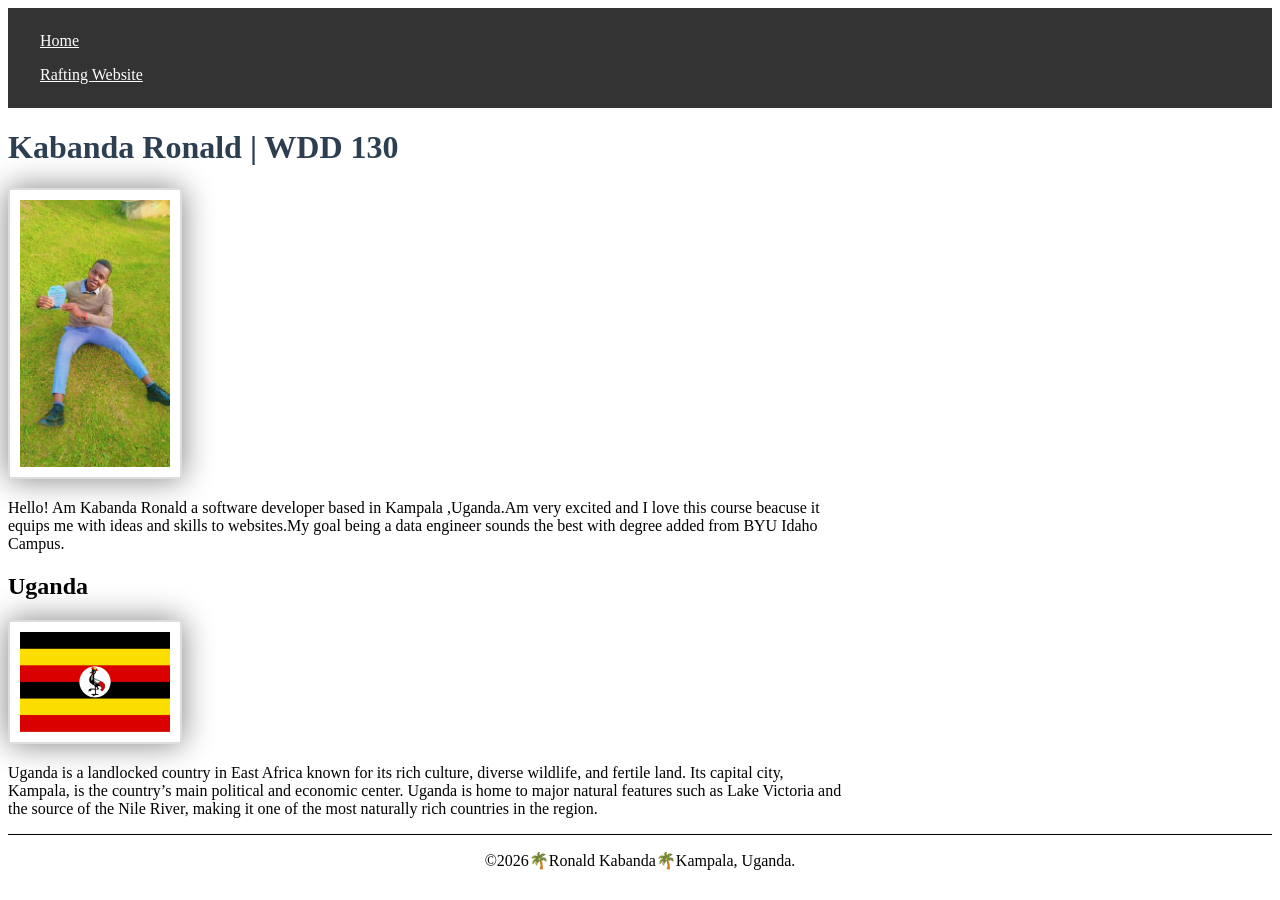
<file: index.html>
<!DOCTYPE html>
<html lang="en">

<head>
    <meta charset="utf-8">
    <meta name="viewport" content="width=device-width,initial-scale=1.0">

    <title>Ronald Kabanda | WDD 130</title>

    <meta name="author" content="Ronald Kabanda">
    <meta name="description"
      content="Ronald Kabanda's WDD 130 course homepage showcasing HTML, CSS, and web development projects completed during the course.">

    <link rel="stylesheet" href="styles/styles.css">
</head>

<body>
    <header>
        <nav>
            <a href="#">Home</a>
            <a href="wwr/">Rafting Website</a>
        </nav>
    </header>
    <main>
        <h1>Kabanda Ronald | WDD 130</h1>
        <img src="images/profile.jpg" alt="Hi, Ronald is my name and am the developer." width="200">
        <p>Hello! Am Kabanda Ronald a software developer based in Kampala ,Uganda.Am very excited
            and I love this course beacuse it equips me with ideas and skills to websites.My goal
            being a data engineer sounds the best with degree added from BYU Idaho Campus.</p>
        <aside>
            <h2>Uganda</h2>
            <img src="images/uganda-flag.png" alt="Uganda, the Pearl of Africa">
            <p>Uganda is a landlocked country in East Africa known for its rich culture, diverse
                wildlife, and fertile land. Its capital city, Kampala, is the country’s main
                political and economic center. Uganda is home to major natural features such as Lake
                Victoria and the source of the Nile River, making it one of the most naturally rich
                countries in the region.</p>
        </aside>
    </main>
    <footer>
        <p>&copy;2026🌴Ronald Kabanda🌴Kampala, Uganda.</p>
    </footer>
</body>

</html>
</file>
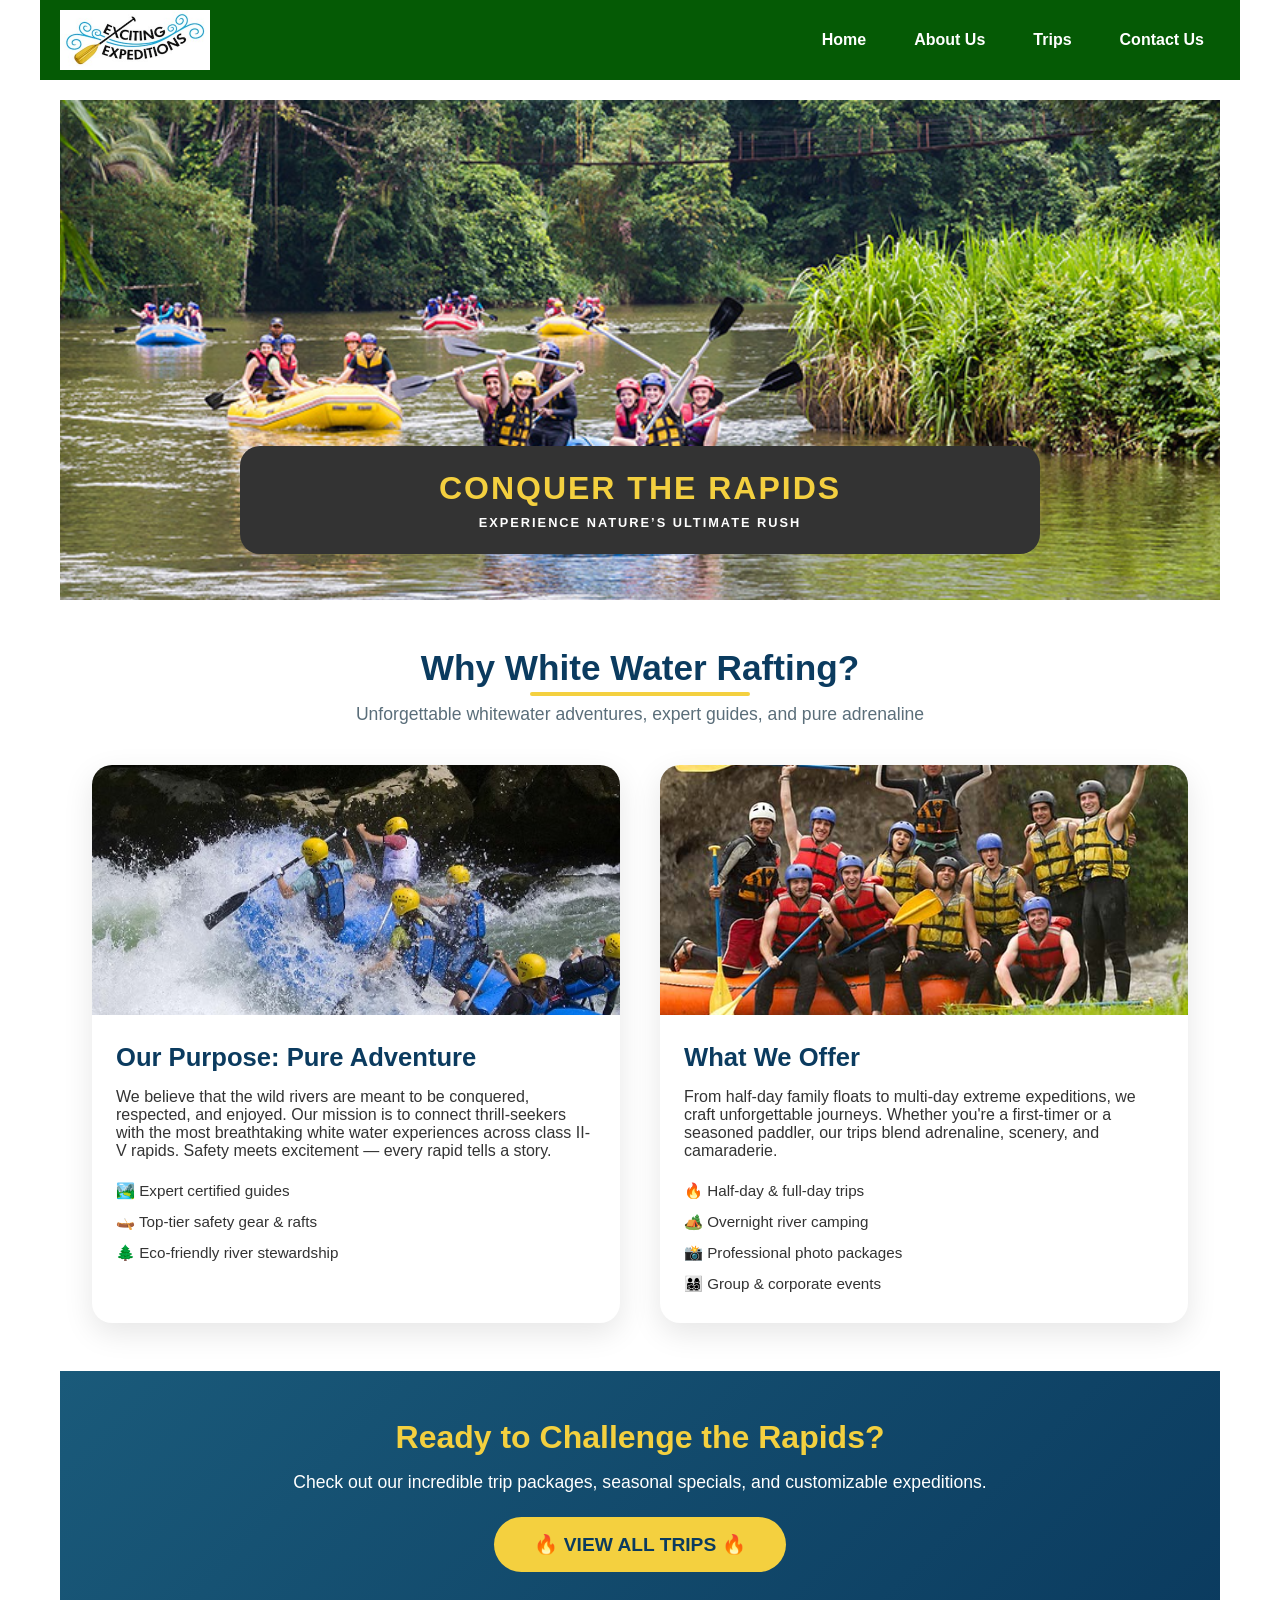
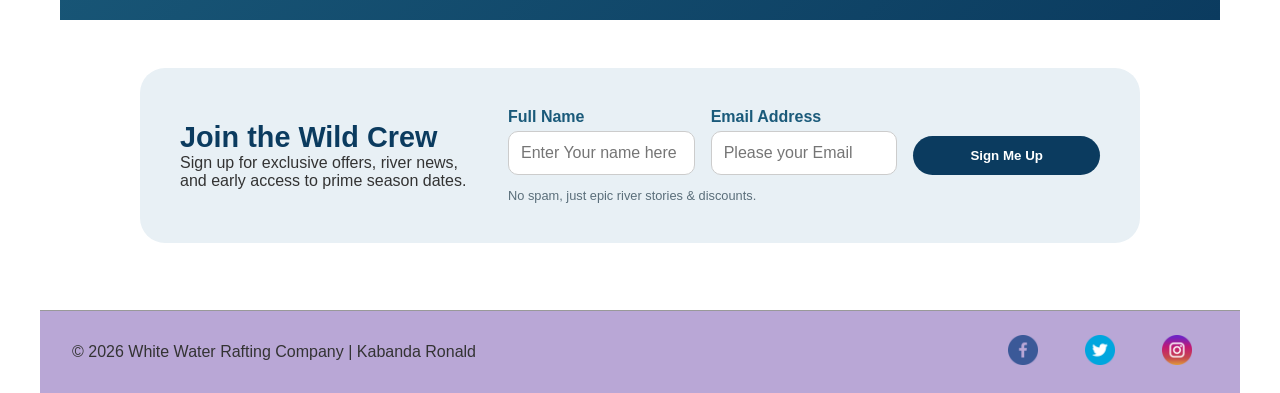
<file: wwr/index.html>
<!DOCTYPE html>
<html lang="en">

<head>
    <meta charset="utf-8">
    <meta name="viewport" content="width=device-width,initial-scale=1.0">

    <title>Home | White Water Rafting Company</title>

    <meta name="author" content="Ronald Kabanda">
    <meta name="description"
      content="Experience thrilling white water rafting adventures. Book your trip, sign up for newsletters, and explore our offerings.">
    <link rel="stylesheet" href="styles/rafting.css">
</head>

<body>
    <!-- ========== HEADER (identical to contact.html) ========== -->
    <header>
        <img src="images/rafting.jpg" alt="White Water Rafting Company Logo">
        <nav>
            <a href="index.html">Home</a>
            <a href="about.html">About Us</a>
            <a href="trips.html">Trips</a>
            <a href="contact.html">Contact Us</a>
        </nav>
    </header>

    <main>
        <!-- ========== HERO SECTION: full-width image + absolute heading ========== -->
        <div class="hero-fullwidth">
            <div class="hero-image-wrapper">
                <img src="images/rafting14_1024.jpg"
                  alt="Rafters tackling thrilling white water rapids" class="hero-img">
                <div class="hero-heading-box">
                    <h1 class="hero-title">Conquer the Rapids<br><span class="hero-sub">Experience
                            Nature’s Ultimate Rush</span></h1>
                </div>
            </div>
        </div>

        <!-- ========== CSS GRID LAYOUT: two images + purpose & offerings ========== -->
        <div class="content-section">
            <div class="section-header">
                <h2>Why White Water Rafting?</h2>
                <p class="section-lead">Unforgettable whitewater adventures, expert guides, and pure
                    adrenaline</p>
            </div>
            <!-- CSS Grid: at least two images and corresponding content -->
            <div class="grid-2col">
                <!-- Card 1: Purpose & Core Offerings -->
                <div class="grid-card">
                    <div class="card-img">
                        <img src="images/rafting6.jpg"
                          alt="Rafting team navigating through powerful waves">
                    </div>
                    <div class="card-text">
                        <h3>Our Purpose: Pure Adventure</h3>
                        <p>We believe that the wild rivers are meant to be conquered, respected, and
                            enjoyed. Our mission is to connect thrill-seekers with the most
                            breathtaking white water experiences across class II-V rapids. Safety
                            meets excitement — every rapid tells a story.</p>
                        <ul class="offer-list">
                            <li>🏞️ Expert certified guides</li>
                            <li>🛶 Top-tier safety gear & rafts</li>
                            <li>🌲 Eco-friendly river stewardship</li>
                        </ul>
                    </div>
                </div>
                <!-- Card 2: Offerings + additional image -->
                <div class="grid-card">
                    <div class="card-img">
                        <img src="images/rafting5.jpg"
                          alt="Group of rafters celebrating after a successful run">
                    </div>
                    <div class="card-text">
                        <h3>What We Offer</h3>
                        <p>From half-day family floats to multi-day extreme expeditions, we craft
                            unforgettable journeys. Whether you're a first-timer or a seasoned
                            paddler, our trips blend adrenaline, scenery, and camaraderie.</p>
                        <ul class="offer-list">
                            <li>🔥 Half-day & full-day trips</li>
                            <li>🏕️ Overnight river camping</li>
                            <li>📸 Professional photo packages</li>
                            <li>👨‍👩‍👧‍👦 Group & corporate events</li>
                        </ul>
                    </div>
                </div>
            </div>
        </div>

        <!-- ========== CALL TO ACTION (link to trips.html) ========== -->
        <div class="cta-block">
            <div class="cta-content">
                <h2>Ready to Challenge the Rapids?</h2>
                <p>Check out our incredible trip packages, seasonal specials, and customizable
                    expeditions.</p>
                <a href="trips.html" class="cta-button">🔥 VIEW ALL TRIPS 🔥</a>
            </div>
        </div>

        <!-- ========== NEWSLETTER SIGNUP FORM (name + email) ========== -->
        <div class="newsletter-section">
            <div class="newsletter-inner">
                <div class="newsletter-text">
                    <h3>Join the Wild Crew</h3>
                    <p>Sign up for exclusive offers, river news, and early access to prime season
                        dates.</p>
                </div>
                <form action="#" method="post" class="newsletter-form">
                    <div class="form-row-news">
                        <div class="form-group-news">
                            <label for="news-name">Full Name</label>
                            <input type="text" id="news-name" name="name"
                              placeholder="Enter Your name here" required>
                        </div>
                        <div class="form-group-news">
                            <label for="news-email">Email Address</label>
                            <input type="email" id="news-email" name="email"
                              placeholder="Please your Email" required>
                        </div>
                        <div class="form-group-news form-button-news">
                            <button type="submit" class="signup-btn">Sign Me Up</button>
                        </div>
                    </div>
                    <p class="form-note">No spam, just epic river stories & discounts.</p>
                </form>
            </div>
        </div>
    </main>

    <!-- ========== FOOTER (identical to contact.html: copyright + social media images) ========== -->
    <footer>
        <p>© 2026 White Water Rafting Company | Kabanda Ronald</p>
        <nav class="socialmedia">
            <a href="https://facebook.com">
                <img src="images/facebook.png" alt="Facebook Icon">
            </a>
            <a href="https://twitter.com">
                <img src="images/twitter.png" alt="Twitter Icon">
            </a>
            <a href="https://instagram.com">
                <img src="images/instagram.png" alt="Instagram Icon">
            </a>
        </nav>
    </footer>
</body>

</html>
</file>
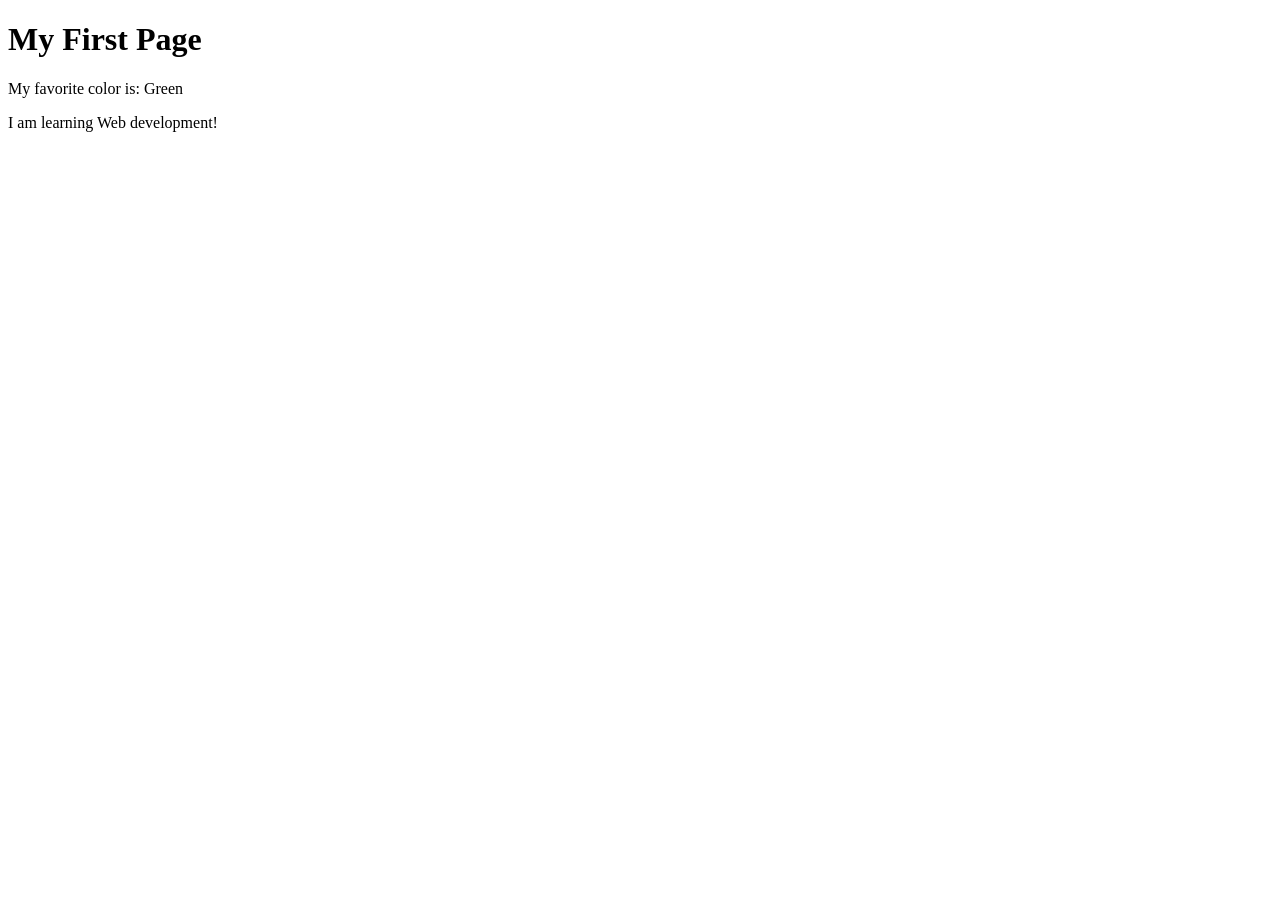
<file: week01/first-page.html>
<!DOCTYPE html>
<html lang="en">

<head>
    <meta charset="UTF-8">
    <meta name="viewport" content="width=device-width, initial-scale=1.0">
    <title>My First Page</title>
</head>

<body>
    <h1>My First Page</h1>
    <p>My favorite color is: Green </p>
    <p>I am learning Web development! </p>
</body>

</html>
</file>
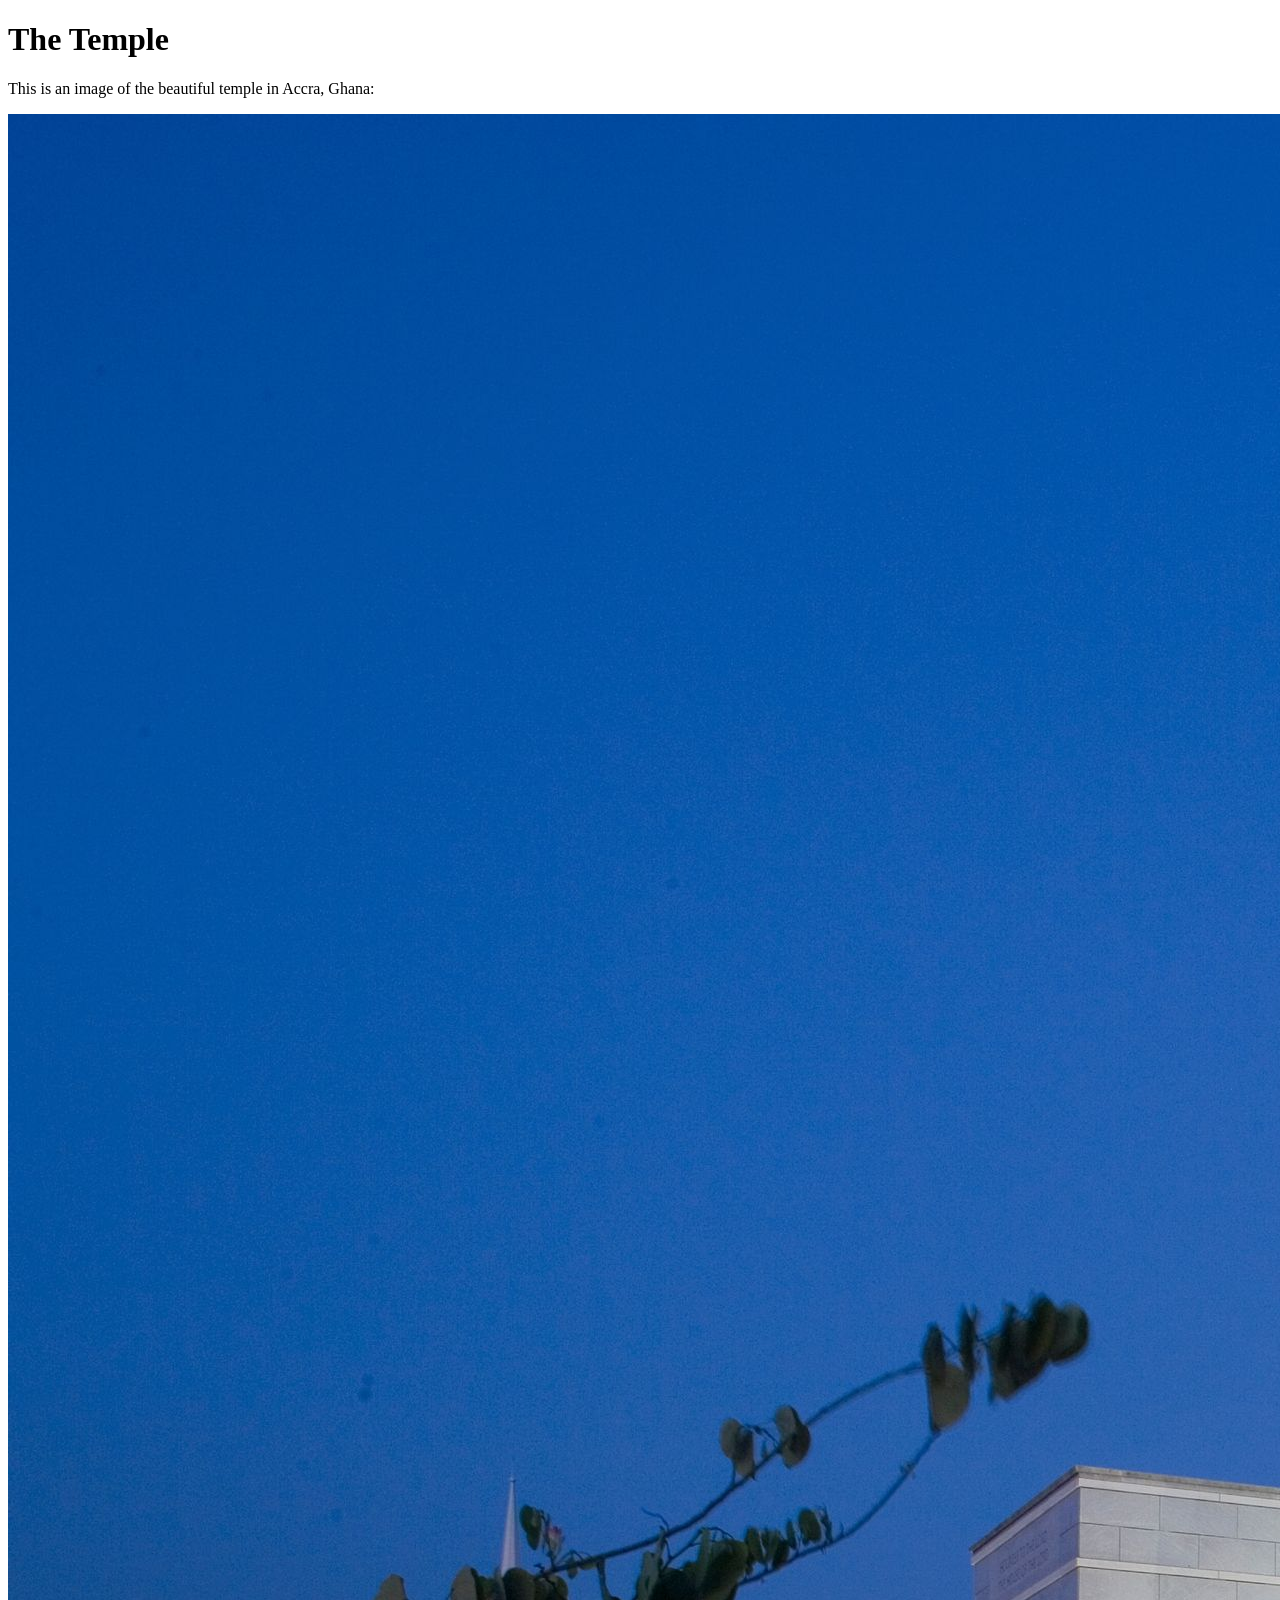
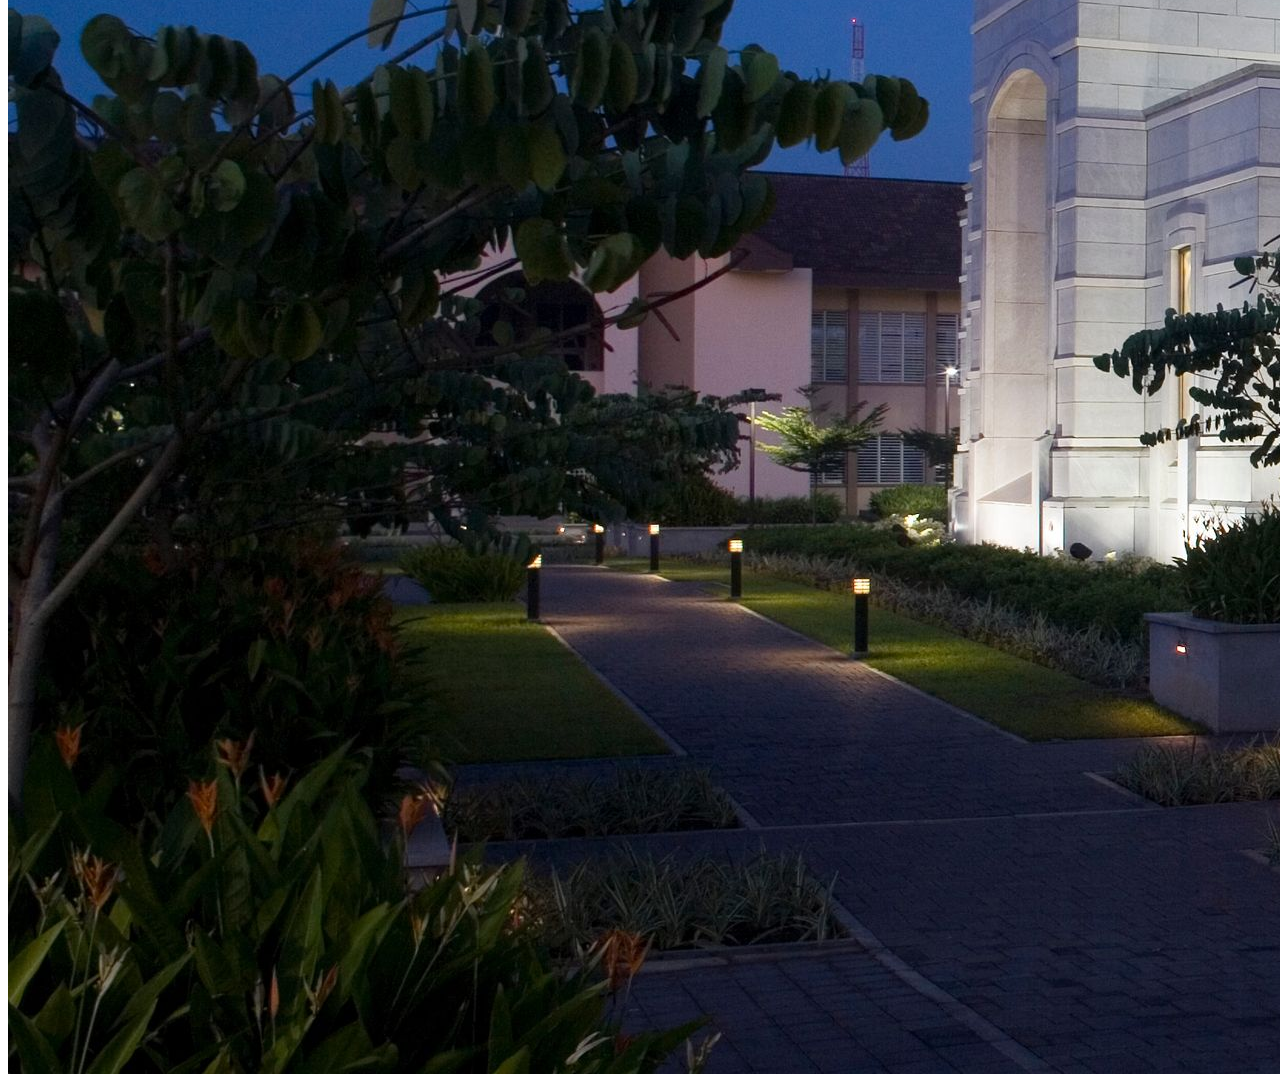
<file: week01/images.html>
<!DOCTYPE html>
<html lang="en">

<head>
    <meta charset="UTF-8">
    <meta name="viewport" content="width=device-width, initial-scale=1.0">
    <title>Temple Image</title>
</head>

<body>
    <h1>The Temple</h1>
    <p>This is an image of the beautiful temple in Accra, Ghana:</p>
    <img src="images/temple-large.jpeg" alt="The Accra Ghana Temple">

</body>

</html>
</file>
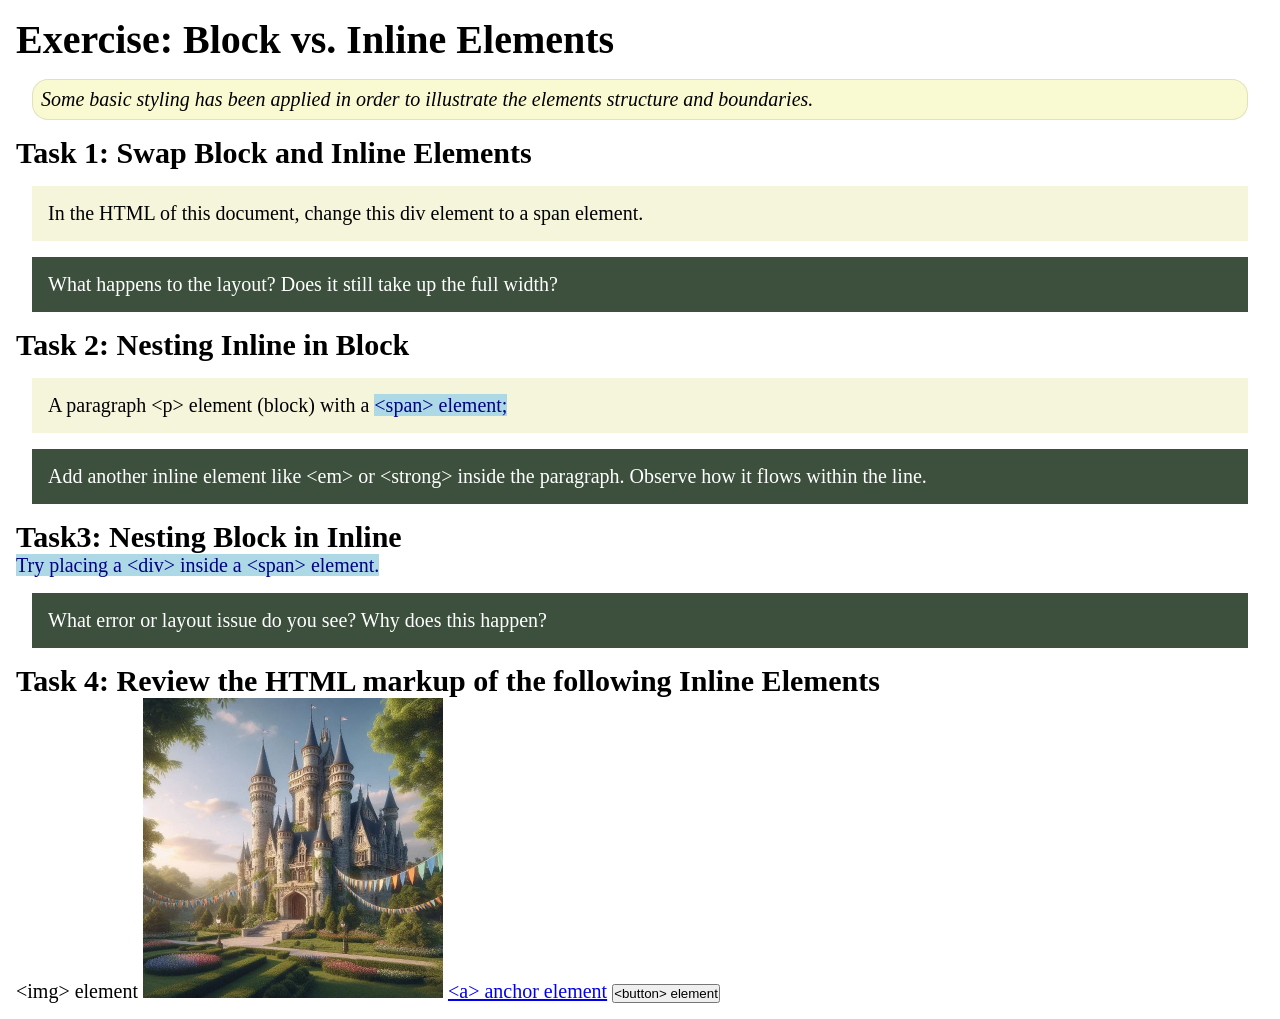
<file: week02/block-vs-inline.html>
<!DOCTYPE html>
<html lang="en">

<head>
    <meta charset="UTF-8">
    <meta name="viewport" content="width=device-width, initial-scale=1.0">
    <title>Exercise: Block vs. Inline Elements</title>
    <link rel="stylesheet" href="styles/block-vs-inline.css">
</head>

<body>
    <main>
        <h1>Exercise: Block vs. Inline Elements</h1>
        <p class="note">Some basic styling has been applied in order to illustrate the elements structure and
            boundaries.</p>

        <h2>Task 1: Swap Block and Inline Elements</h2>
        <div>In the HTML of this document, change this div element to a span element.</div>

        <p class="question">What happens to the layout? Does it still take up the full width?</p>

        <h2>Task 2: Nesting Inline in Block</h2>
        <p>A paragraph &lt;p&gt; element (block) with a <span>&lt;span&gt; element;</span></p>
        <p class="question">Add another inline element like &lt;em&gt; or &lt;strong&gt; inside the paragraph. Observe
            how it flows within the line.</p>

        <h2>Task3: Nesting Block in Inline</h2>
        <span>Try placing a &lt;div&gt; inside a &lt;span&gt; element.</span>
            <p class="question">What error or layout issue do you see? Why does this happen?</p>


            <h2>Task 4: Review the HTML markup of the following Inline Elements</h2>
        &lt;img&gt; element
        <img src="images/castle.webp" alt="placeholder image (images are inline)" width="300" height="300">
        <a href="https://churchofjesuschrist.org">&lt;a&gt; anchor element</a>
        <button type="button">&lt;button&gt; element</button>
    </main>
</body>

</html>
</file>
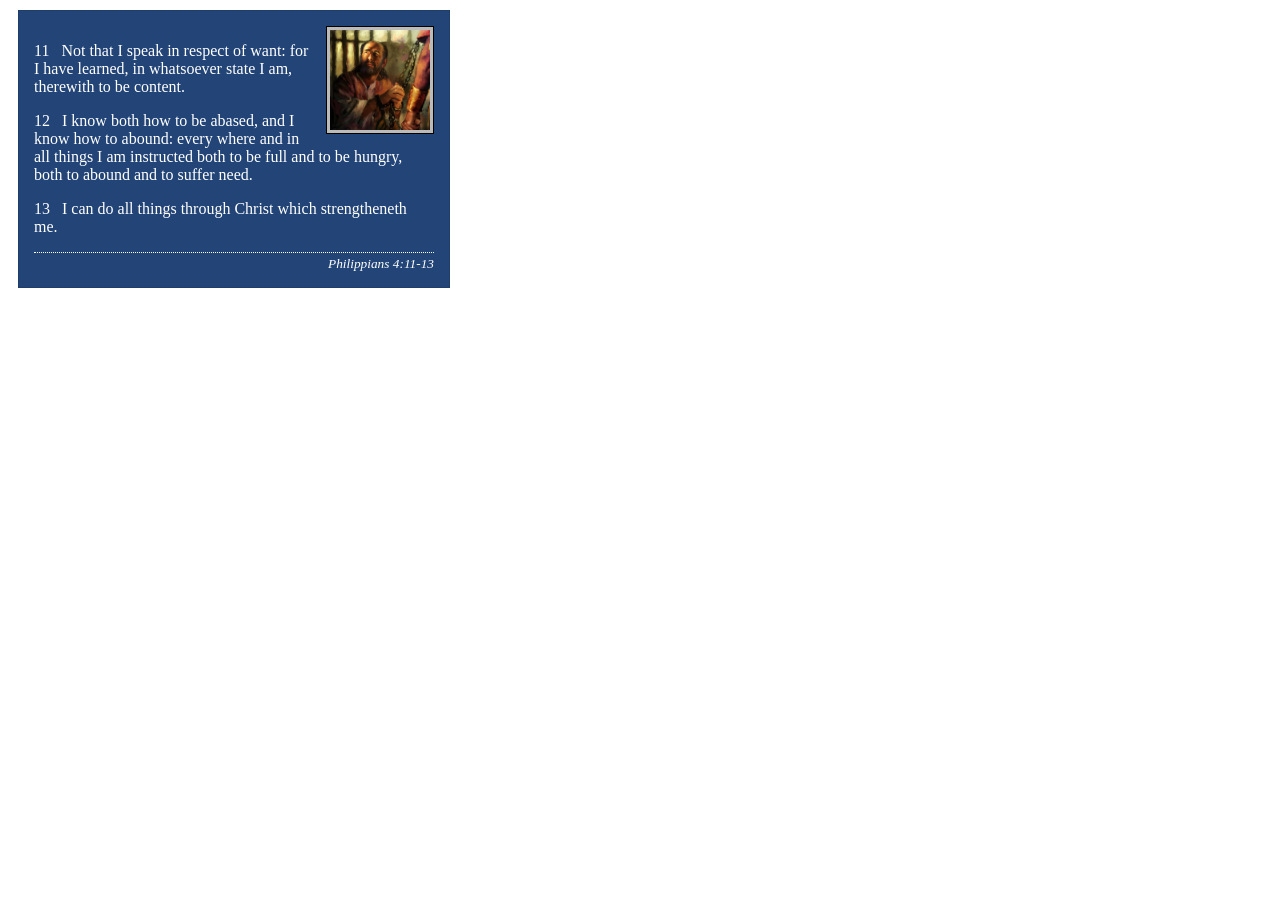
<file: week02/box-model-solution.html>
<!DOCTYPE html>
<html lang="en">
<head>
    <meta charset="UTF-8">
    <meta name="viewport" content="width=device-width, initial-scale=1.0">
    <title>Box Model Activity</title>
    <link rel="stylesheet" href="styles/box-model-solution.css">
</head>
<body>
    <main>
        <div class="callout">
            <img src="images/apostle-paul-imprisoned.webp" alt="Paul the Apostle - Imprisoned in Rome" width="200" height="200">
            <blockquote>
                <p>11 &nbsp; Not that I speak in respect of want: for I have learned, in whatsoever state I am, therewith to be content.</p>
                <p>12 &nbsp; I know both how to be abased, and I know how to abound: every where and in all things I am instructed both to be full and to be hungry, both to abound and to suffer need.</p>
                <p>13 &nbsp; I can do all things through Christ which strengtheneth me.</p>
            </blockquote>
            <cite>Philippians 4:11-13</cite>
        </div>
    </main>
</body>
</html>
</file>
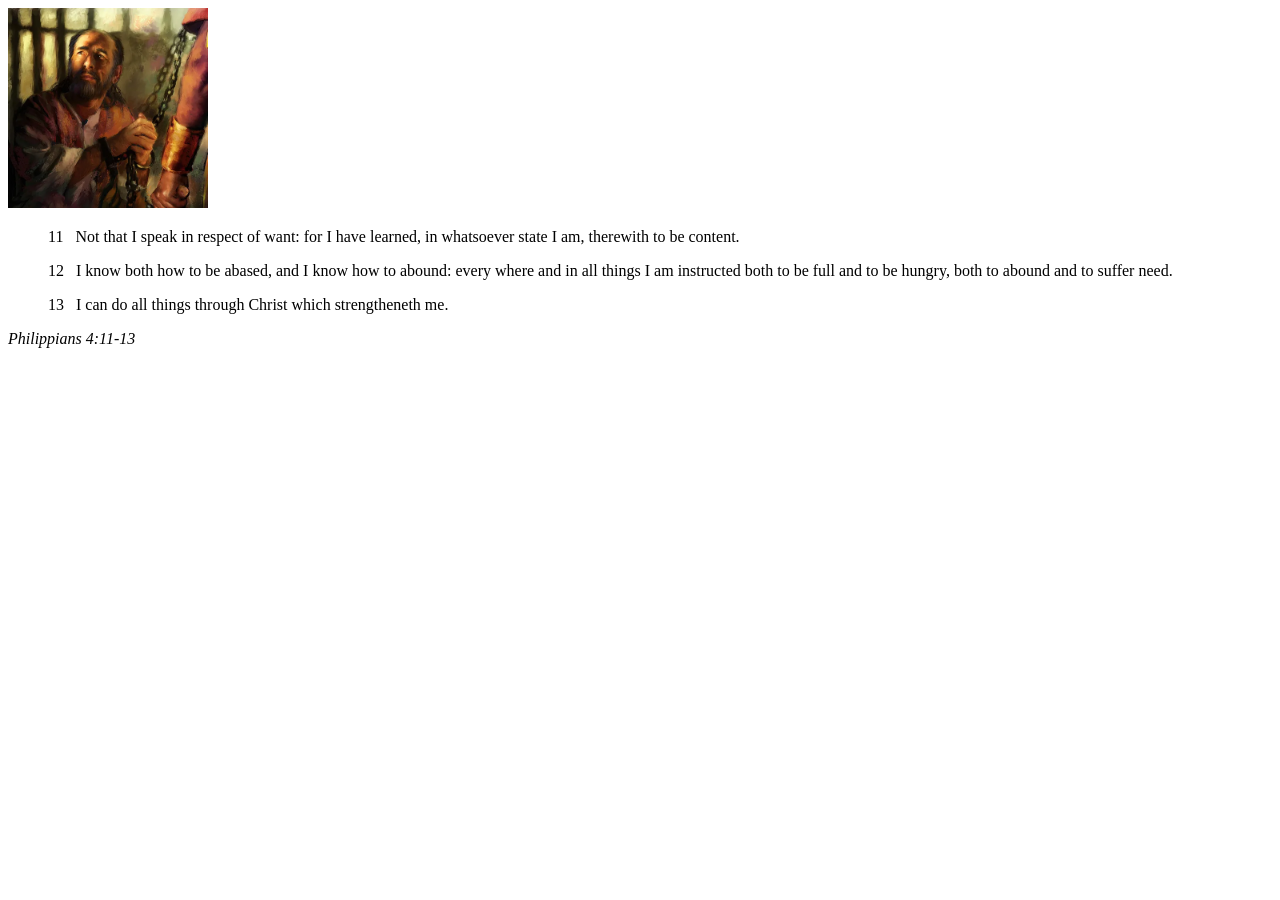
<file: week02/box-model.html>
<!DOCTYPE html>
<html lang="en">
<head>
    <meta charset="UTF-8">
    <meta name="viewport" content="width=device-width, initial-scale=1.0">
    <title>Box Model Activity</title>
</head>
<body>
    <main>
        <div class="callout">
            <img src="images/apostle-paul-imprisoned.webp" alt="Paul the Apostle - Imprisoned in Rome" width="200" height="200">
            <blockquote>
                <p>11 &nbsp; Not that I speak in respect of want: for I have learned, in whatsoever state I am, therewith to be content.</p>
                <p>12 &nbsp; I know both how to be abased, and I know how to abound: every where and in all things I am instructed both to be full and to be hungry, both to abound and to suffer need.</p>
                <p>13 &nbsp; I can do all things through Christ which strengtheneth me.</p>
            </blockquote>
            <cite>Philippians 4:11-13</cite>
        </div>
    </main>
</body>
</html>
</file>
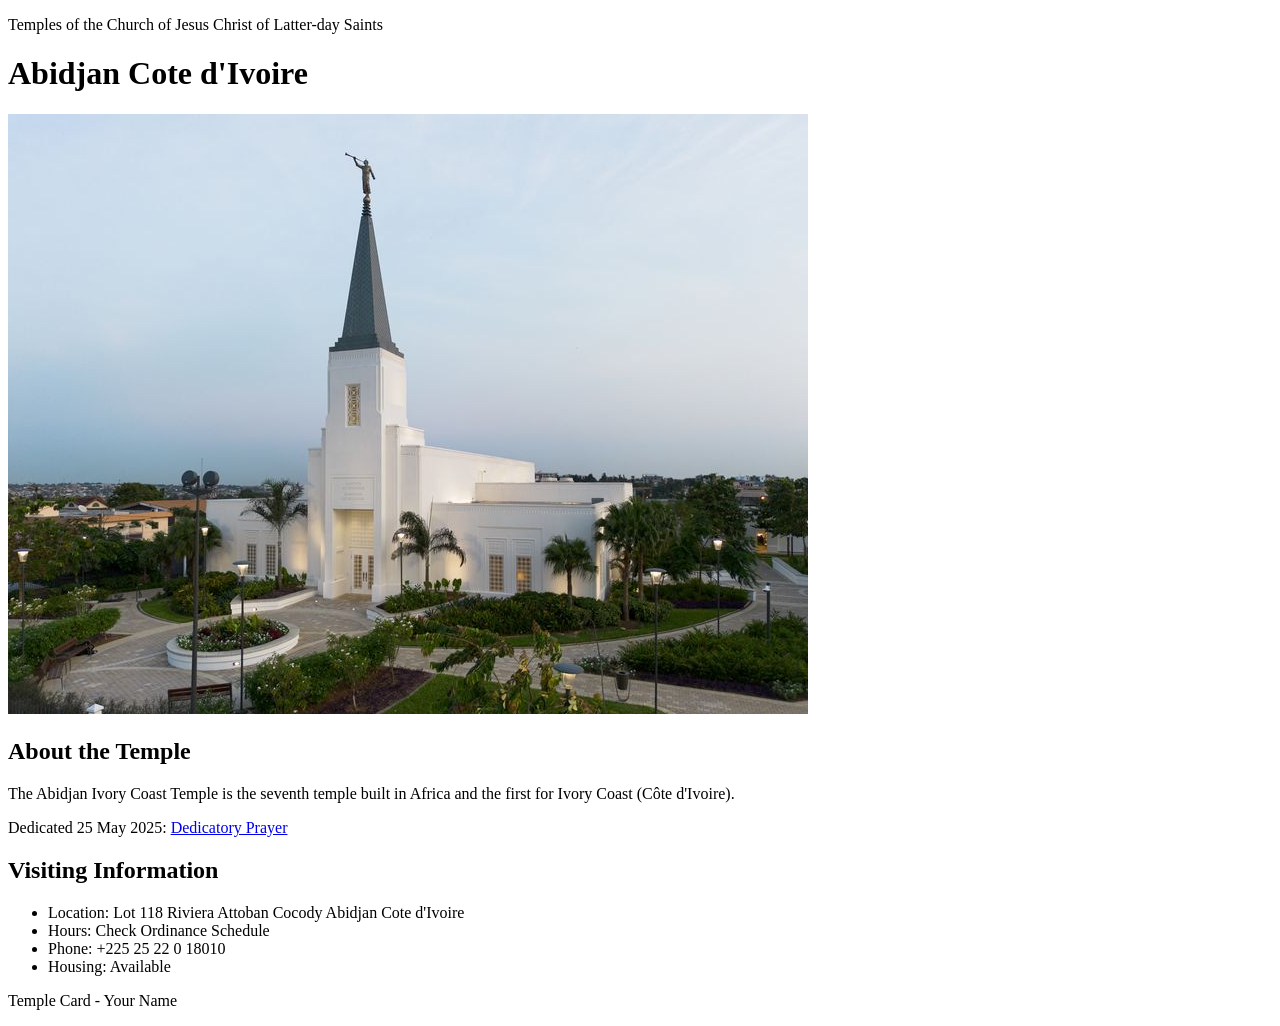
<file: week02/temple.html>
<!DOCTYPE html>
<html lang="en">

<head>
    <meta charset="UTF-8">
    <meta name="viewport" content="width=device-width, initial-scale=1.0">
    <title>Temple Card - Abidjan Cote d'Ivoire</title>
</head>

<body>
    <header>
        <p>Temples of the Church of Jesus Christ of Latter-day Saints</p>
    </header>
    <main>
        <h1>Abidjan Cote d'Ivoire</h1>
        <picture>
            <img src="images/abidjan-ivory-coast.jpeg" alt="Abidjan Cote d'Ivoire Temple">
        </picture>
        <section>
            <h2>About the Temple</h2>
            <p>The Abidjan Ivory Coast Temple is the seventh temple built in Africa and the first for Ivory Coast (Côte
                d'Ivoire).</p>
            <p>Dedicated 25 May 2025: <a
                    href="https://www.churchofjesuschrist.org/temples/dedicatory-prayer/abidjan-ivory-coast-temple/2025-05-25?lang=eng"
                    target="_blank" rel="noopener noreferrer">Dedicatory Prayer</a></p>
        </section>
        <section>
            <h2>Visiting Information</h2>
            <ul>
                <li>Location: Lot 118 Riviera Attoban Cocody Abidjan Cote d'Ivoire</li>
                <li>Hours: Check Ordinance Schedule</li>
                <li>Phone: +225 25 22 0 18010</li>
                <li>Housing: Available</li>
            </ul>
        </section>
    </main>
    <footer>
        <p>Temple Card - Your Name</p>
    </footer>
</body>

</html>
</file>
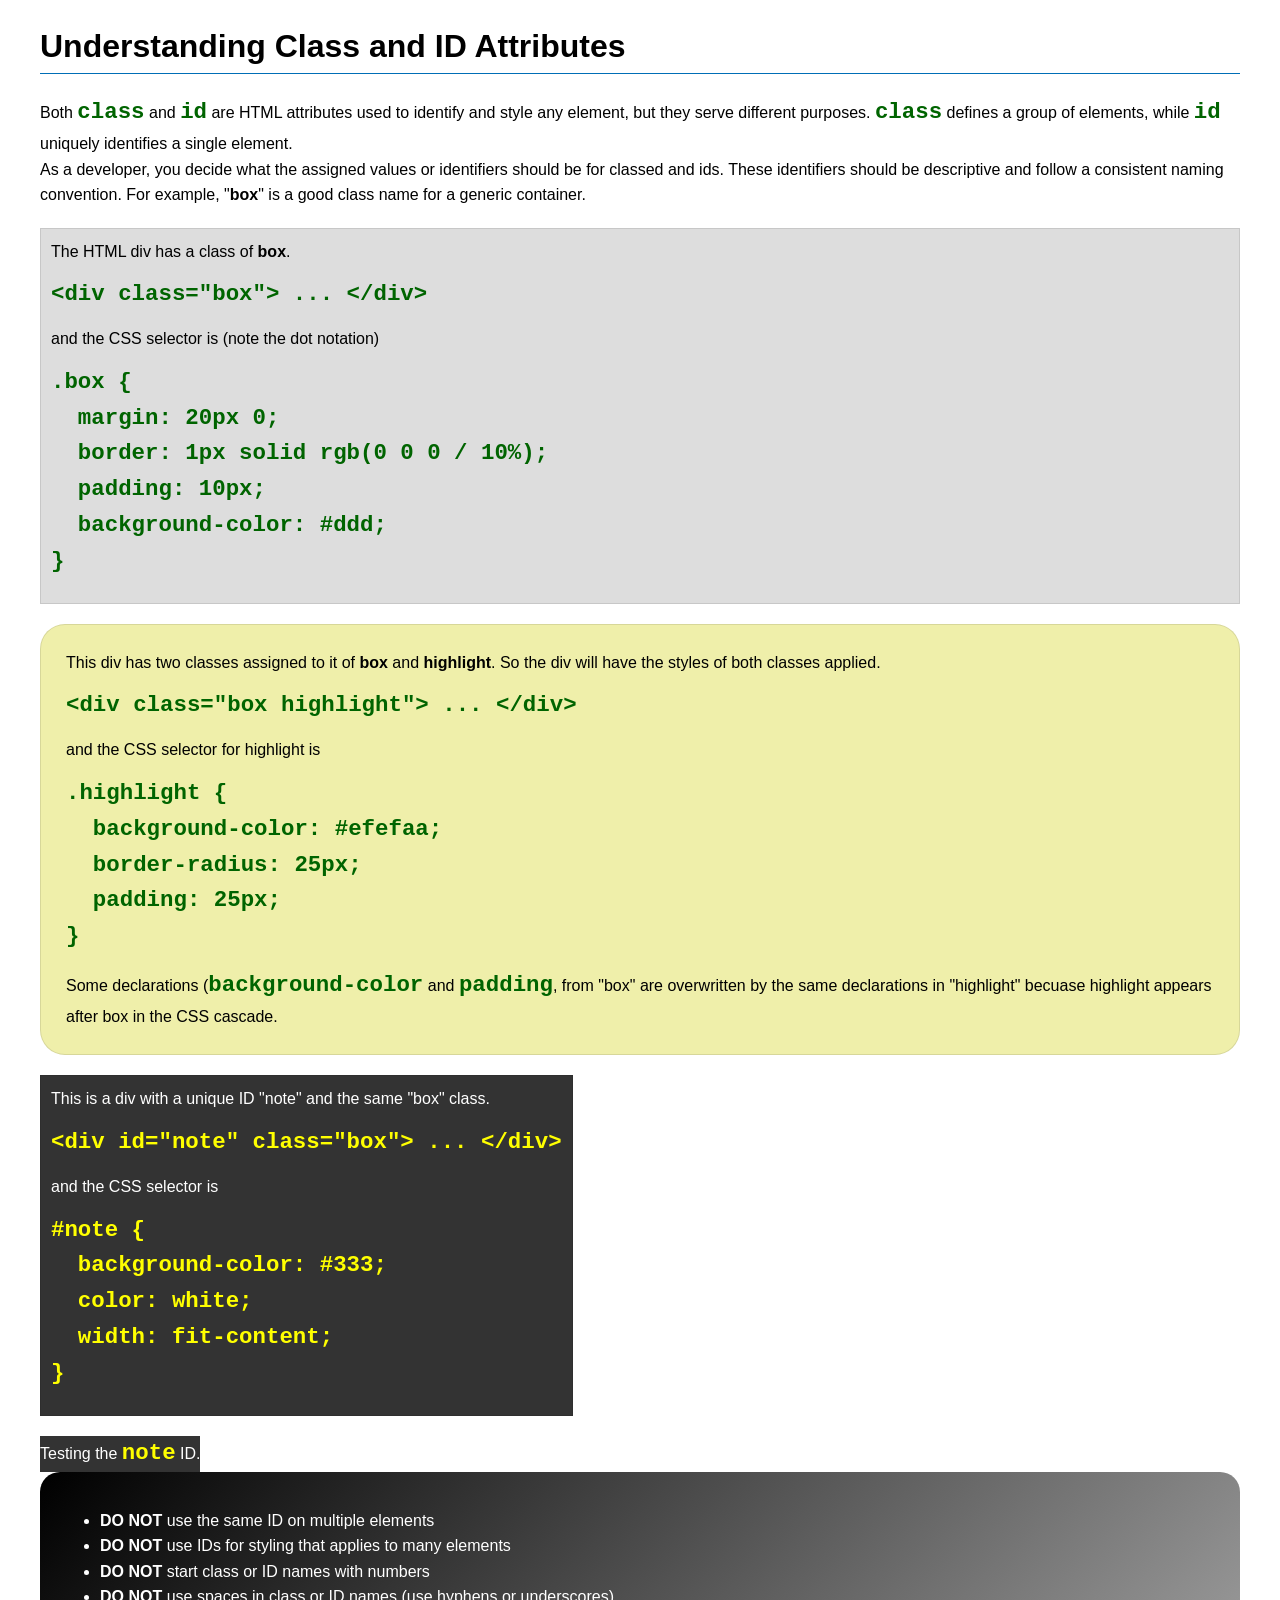
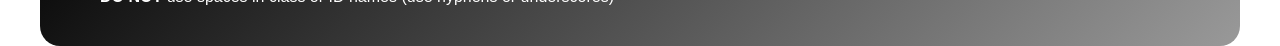
<file: week03/class-and-id.html>
<!DOCTYPE html>
<html lang="en">

<head>
    <meta charset="UTF-8">
    <meta name="viewport" content="width=device-width, initial-scale=1.0">
    <title>Class vs ID Attributes</title>
    <link rel="stylesheet" href="styles/class-and-id.css">
</head>

<body>
    <h1>Understanding Class and ID Attributes</h1>
    <p>Both <code>class</code> and <code>id</code> are HTML attributes used to identify and style any element, but they
        serve different purposes. <code>class</code> defines a group of elements, while <code>id</code> uniquely
        identifies a single element.</p>
    <p>As a developer, you decide what the assigned values or identifiers should be for classed and ids. These
        identifiers should be
        descriptive and follow a consistent naming convention. For example, "<strong>box</strong>" is a good class name
        for a generic container.</p>
    <div class="box">
        <p>The HTML div has a class of <strong>box</strong>.</p>
        <pre><code class="html">&lt;div class="box"&gt; ... &lt;/div&gt;</code></pre>
        and the CSS selector is (note the dot notation)
        <pre><code class="css">.box {
  margin: 20px 0;
  border: 1px solid rgb(0 0 0 / 10%);
  padding: 10px;
  background-color: #ddd; 
}</code></pre>
    </div>

    <div class="box highlight">
        <p>This div has two classes assigned to it of <strong>box</strong> and <strong>highlight</strong>. So the div
            will have the styles of both classes applied.</p>
        <pre><code class="html">&lt;div class="box highlight"&gt; ... &lt;/div&gt;</code></pre>
        and the CSS selector for highlight is
        <pre><code class="css">.highlight {
  background-color: #efefaa;
  border-radius: 25px;
  padding: 25px;
}</code></pre>
<p>Some declarations (<code>background-color</code> and <code>padding</code>, from "box" are overwritten by the same declarations in "highlight" becuase highlight appears after box in the CSS cascade.</p>
    </div>

    <div id="note" class="box">
        <p>This is a div with a unique ID "note" and the same "box" class.</p>
        <pre><code class="html">&lt;div id="note" class="box"&gt; ... &lt;/div&gt;</code></pre>
        and the CSS selector is
        <pre><code class="css">#note {
  background-color: #333;
  color: white;
  width: fit-content;
}</code></pre>
    </div>

    <div id="note">
        <p>Testing the <code>note</code> ID.</p>
    </div>

    <section id="best-practice">
        <ul>
            <li><strong>DO NOT</strong> use the same ID on multiple elements</li>
            <li><strong>DO NOT</strong> use IDs for styling that applies to many elements</li>
            <li><strong>DO NOT</strong> start class or ID names with numbers</li>
            <li><strong>DO NOT</strong> use spaces in class or ID names (use hyphens or underscores)</li>
        </ul>
    </section>




</body>

</html>
</file>
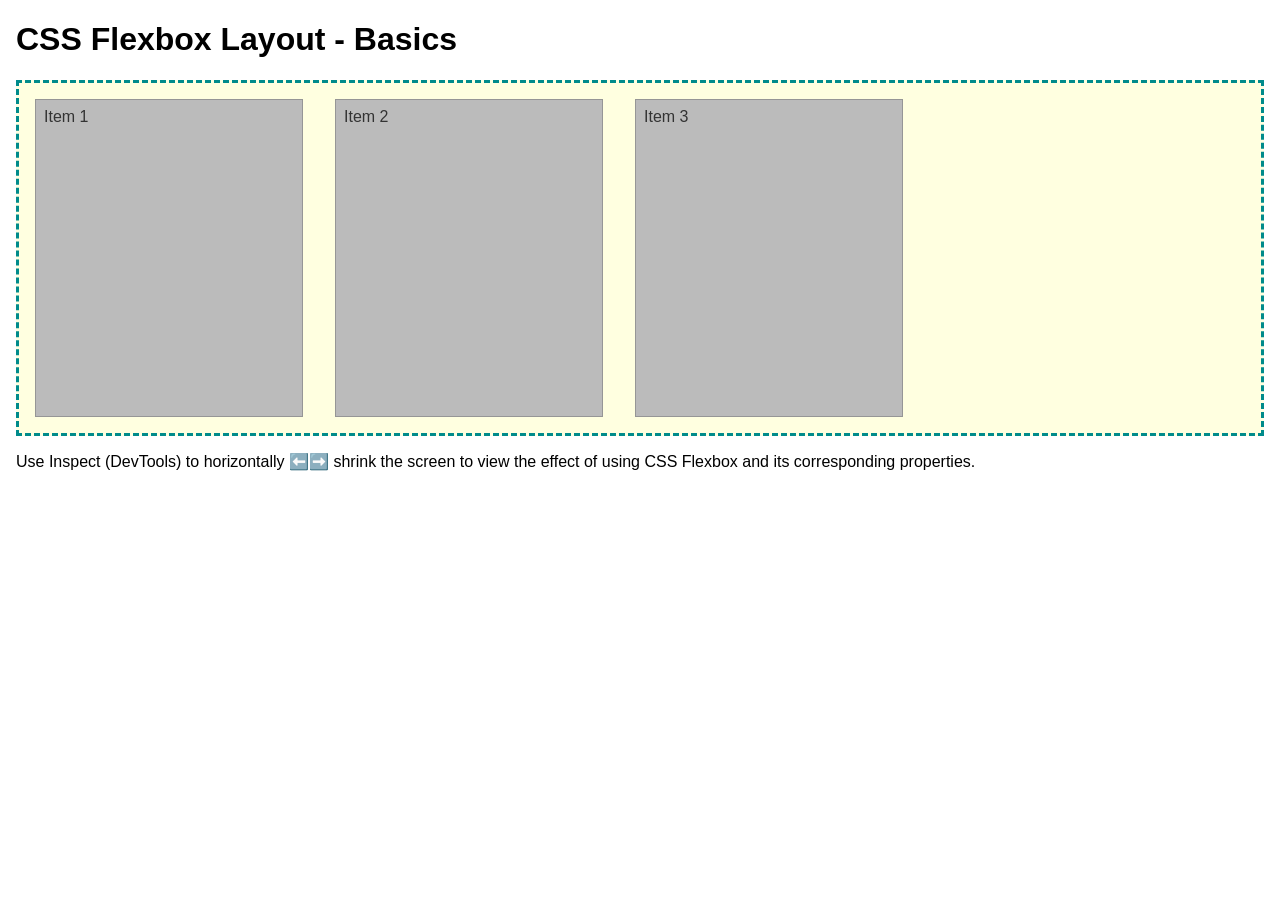
<file: week04/flexbox-layout.html>
<!DOCTYPE html>
<html lang="en">
<head>
    <meta charset="UTF-8">
    <meta name="viewport" content="width=device-width, initial-scale=1.0">
    <title>CSS Flexbox Layout - Basics</title>
    <link rel="stylesheet" href="styles/flexbox.css">
</head>
<body>
    <main>
        <h1>CSS Flexbox Layout - Basics</h1>
        <div class="flex-container">
            <div class="flex-item item1">Item 1</div>
            <div class="flex-item item2">Item 2</div>
            <div class="flex-item item3">Item 3</div>
        </div>
        <p>Use Inspect (DevTools) to horizontally ⬅️➡️ shrink the screen to view the effect of using CSS Flexbox and its corresponding properties.</p>
    </main>
</body>
</html>
</file>
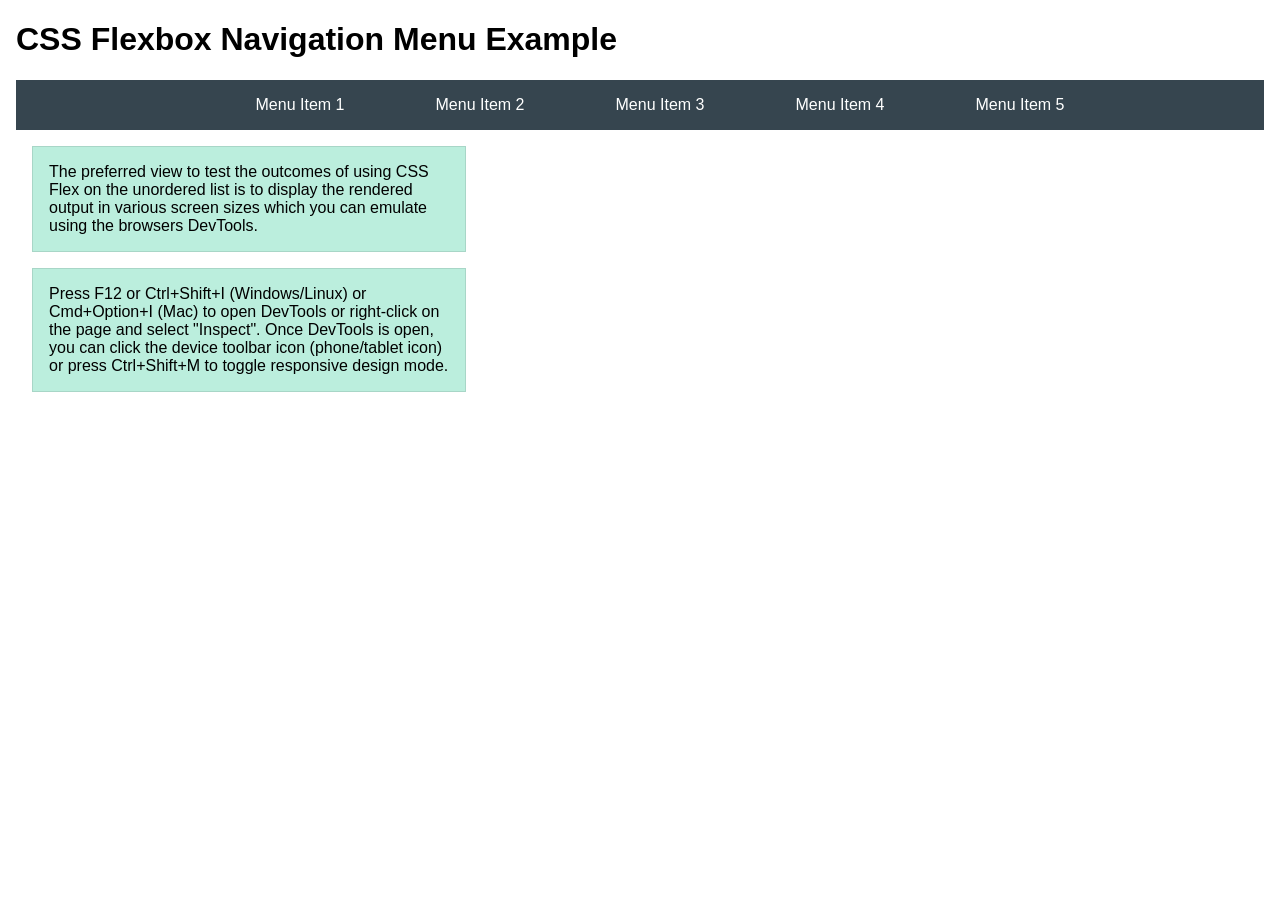
<file: week04/flexbox-menu.html>
<!DOCTYPE html>
<html lang="en">
<head>
    <meta charset="UTF-8">
    <meta name="viewport" content="width=device-width, initial-scale=1.0">
    <title>CSS Flexbox - Navigation Menu</title>
    <link rel="stylesheet" href="styles/flexbox-menu.css">
</head>
<body>
    <main>
        <h1>CSS Flexbox Navigation Menu Example</h1>
        <nav>
            <ul>
                <li><a href="#">Menu Item 1</a></li>
                <li><a href="#">Menu Item 2</a></li>
                <li><a href="#">Menu Item 3</a></li>
                <li><a href="#">Menu Item 4</a></li>
                <li><a href="#">Menu Item 5</a></li>
            </ul>
        </nav>
        <p>The preferred view to test the outcomes of using CSS Flex on the unordered list is to display the rendered output in various screen sizes which you can emulate using the browsers DevTools.</p>

        <p>Press F12 or Ctrl+Shift+I (Windows/Linux) or Cmd+Option+I (Mac) to open DevTools or right-click on the page and select "Inspect". Once DevTools is open, you can click the device toolbar icon (phone/tablet icon) or press Ctrl+Shift+M to toggle responsive design mode.</p>

                      
        
    </main>
</body>
</html>
</file>
<file: styles/styles.css>
main {
    max-width: 840px;
}

nav {
    background-color: #333;
    padding: 1rem;
}

nav a {
    color: white;
    padding: 0.5rem 1rem;
    display: block;
}

h1 {
    color: #2c3e50;
}

main img {
    width: 150px;
    height: auto;
    border: 2px solid #ddd;
    padding: 10px;
    box-shadow: 0 0 30px gray;
}

p {
    padding: 0;
}

footer {
    margin-top: 15px;
    border-top: 1px solid #000;
    text-align: center;
}
</file>
<file: wwr/styles/rafting.css>
:root {
    --primary-color: #055a05;
    --primary-dark: #037003;
    --accent1-color: #262626;
    --accent2-color: #e9e9e9;
    --text-color: #333333;
    --border-color: #999999;
    --footer-bg: #b9a7d6;
    --background-light: #ffffff;
    --heading-font: "Times New Roman", "Georgia", serif;
    --body-font: Arial, Helvetica, sans-serif;
}

* {
    margin: 0;
    padding: 0;
    box-sizing: border-box;
    transition: all 0.2s ease-in-out;
}

body {
    font-family: var(--body-font);
    background-color: var(--background-light);
    color: var(--text-color);
}

header {
    display: grid;
    grid-template-columns: 200px 1fr;
    align-items: center;
    background-color: var(--primary-color);
    padding: 10px 20px;
    max-width: 1200px;
    width: 100%;
    margin: 0 auto;
    color: var(--accent2-color);
}

header img {
    width: 150px;
    height: auto;
}

nav {
    display: flex;
    align-items: center;
    justify-content: flex-end;
    gap: 1rem;
}

nav a {
    color: white;
    padding: 0.5rem 1rem;
    text-decoration: none;
    font-weight: bold;
    transition: background-color 0.3s;
    border-radius: 4px;
}

nav a:hover {
    background-color: rgba(255, 255, 255, 0.2);
}

main {
    max-width: 1200px;
    width: 100%;
    margin: 0 auto;
    padding: 20px;
    background-color: white;
}

.company-section {
    margin-bottom: 2rem;
    border-bottom: 2px solid var(--primary-color);
}

.company-info {
    padding: 2rem;
    text-align: center;
}

.company-info h1 {
    font-family: var(--heading-font);
    color: var(--primary-color);
    margin-bottom: 1rem;
    font-size: 2rem;
}

.company-details p {
    font-size: 1rem;
    margin: 0.25rem 0;
    color: var(--text-color);
}

.hero-container {
    display: flex;
    flex-wrap: wrap;
    gap: 2rem;
    margin: 2rem 0;
}

.map-container {
    flex: 1;
    min-width: 280px;
    background-color: var(--accent2-color);
    border: 1px solid var(--border-color);
    border-radius: 8px;
    padding: 1rem;
}

.map-container h2 {
    margin-bottom: 1rem;
    font-size: 1.3rem;
    font-family: var(--heading-font);
    color: var(--primary-color);
    text-align: center;
}

.map-container iframe {
    width: 100%;
    height: 350px;
    border: none;
    border-radius: 8px;
}

.contact-form {
    flex: 1;
    min-width: 320px;
    background-color: white;
    border: 1px solid #999;
    border-radius: 8px;
    padding: 1.5rem;
}

.contact-form h2 {
    text-align: center;
    margin-top: 0;
    margin-bottom: 1.5rem;
    font-size: 1.5rem;
    font-family: var(--heading-font);
    color: var(--primary-color);
}

/* Form Row with Two Columns */
.form-row {
    display: flex;
    gap: 1rem;
    margin-bottom: 1.5rem;
    flex-wrap: wrap;
}

.form-group {
    flex: 1;
    display: flex;
    flex-direction: column;
    gap: 0.5rem;
}

.form-group label {
    font-weight: bold;
    color: var(--primary-color);
}

.form-group input {
    padding: 0.7rem;
    border: 1px solid #ccc;
    border-radius: 4px;
    font-family: var(--body-font);
    font-size: 0.9rem;
}

.form-group input:focus,
.message-group textarea:focus {
    outline: none;
    border-color: var(--primary-color);
    box-shadow: 0 0 3px rgba(5, 90, 5, 0.3);
}

.purpose-group {
    margin-bottom: 1.5rem;
    display: flex;
    flex-direction: column;
    gap: 0.5rem;
}

.purpose-group > label {
    font-weight: bold;
    color: var(--primary-color);
}

.radio-options {
    display: flex;
    flex-direction: column;
    gap: 0.5rem;
    padding-left: 0.5rem;
}

.radio-option {
    display: flex;
    align-items: center;
    gap: 0.5rem;
    cursor: pointer;
    font-weight: normal;
}

.radio-option input[type="radio"] {
    width: auto;
    margin: 0;
    cursor: pointer;
}

.message-group {
    margin-bottom: 1.5rem;
    display: flex;
    flex-direction: column;
    gap: 0.5rem;
}

.message-group label {
    font-weight: bold;
    color: var(--primary-color);
}

.message-group textarea {
    padding: 0.7rem;
    border: 1px solid #ccc;
    border-radius: 4px;
    font-family: var(--body-font);
    font-size: 0.9rem;
    resize: vertical;
    min-height: 100px;
}

.checkbox-group {
    margin: 1.5rem 0;
}

.checkbox-label {
    display: flex;
    align-items: center;
    gap: 0.5rem;
    cursor: pointer;
    font-weight: normal;
}

.checkbox-label input[type="checkbox"] {
    width: auto;
    margin: 0;
    cursor: pointer;
}

.submit-container {
    text-align: center;
    margin-top: 1rem;
}

.submit-btn {
    background-color: var(--primary-color);
    color: white;
    padding: 0.75rem 2rem;
    border: none;
    border-radius: 4px;
    font-size: 1rem;
    font-weight: bold;
    cursor: pointer;
    transition: background-color 0.3s ease;
}

.submit-btn:hover {
    background-color: var(--primary-dark);
}

.employees {
    margin: 3rem 0;
    border: 1px solid #999;
    padding: 1.5rem;
    border-radius: 8px;
    background-color: white;
}

.employees h2 {
    text-align: center;
    margin-bottom: 2rem;
    font-family: var(--heading-font);
    color: var(--primary-color);
}

.employee-profiles {
    display: grid;
    grid-template-columns: repeat(3, 1fr);
    gap: 2rem;
}

.employee-card {
    text-align: center;
    background-color: var(--accent2-color);
    padding: 1rem;
    border-radius: 8px;
    transition: transform 0.3s ease;
}

.employee-card:hover {
    transform: translateY(-5px);
}

.employee-card img {
    width: 100%;
    height: 180px;
    object-fit: cover;
    border-radius: 8px;
    margin-bottom: 0.75rem;
}

.employee-card p {
    margin: 0;
    font-weight: bold;
    color: var(--primary-color);
    font-size: 1rem;
}

.employee-card .employee-title {
    font-weight: normal;
    color: var(--accent1-color);
    font-size: 0.85rem;
    margin-top: 0.25rem;
}

footer {
    background-color: var(--footer-bg);
    padding: 1rem 2rem;
    text-align: center;
    border-top: 1px solid #999;
    max-width: 1200px;
    width: 100%;
    margin: 0 auto;
    margin-top: 15px;
    display: flex;
    justify-content: space-between;
    align-items: center;
    flex-wrap: wrap;
}

footer p {
    margin: 0;
    color: #333;
}

.socialmedia {
    display: flex;
    gap: 15px;
    background-color: transparent;
    padding: 0;
}

.socialmedia a {
    display: inline-block;
    text-decoration: none;
}

.socialmedia img {
    width: 30px;
    height: auto;
    transition: transform 0.3s;
}

.socialmedia img:hover {
    transform: scale(1.1);
}

/* HOME PAGE STYLES (Multi-column Grid) */
.hero-fullwidth {
    width: 100%;
    position: relative;
}

.hero-image-wrapper {
    position: relative;
    width: 100%;
    height: 500px;
    overflow: hidden;
}

.hero-img {
    width: 100%;
    height: 100%;
    object-fit: cover;
    display: block;
}

.hero-heading-box {
    position: absolute;
    top: 80%;
    left: 50%;
    transform: translate(-50%, -50%);
    text-align: center;
    background: var(--text-color);
    padding: 1.5rem 2.5rem;
    border-radius: 20px;
    backdrop-filter: blur(4px);
    width: 80%;
    max-width: 800px;
    margin-bottom: 0;
}

.hero-title {
    color: #f4d03f;
    font-size: 2rem;
    font-weight: 800;
    text-transform: uppercase;
    letter-spacing: 2px;
}

.hero-sub {
    color: white;
    font-size: 0.8rem;
    display: block;
    margin-top: 0.5rem;
}

/* Content section with Grid layout (2 columns) */
.content-section {
    max-width: 1280px;
    margin: 3rem auto;
    padding: 0 2rem;
}

.section-header {
    text-align: center;
    margin-bottom: 2.5rem;
}

.section-header h2 {
    font-size: 2.2rem;
    color: #0b3b5f;
    position: relative;
    display: inline-block;
    padding-bottom: 0.5rem;
}

.section-header h2::after {
    content: '';
    position: absolute;
    bottom: 0;
    left: 25%;
    width: 50%;
    height: 4px;
    background: #f4d03f;
    border-radius: 2px;
}

.section-lead {
    color: #5a6e7a;
    font-size: 1.1rem;
    margin-top: 0.5rem;
}

/* CSS GRID LAYOUT - Two columns */
.grid-2col {
    display: grid;
    grid-template-columns: repeat(2, 1fr);
    gap: 2.5rem;
}

.grid-card {
    background: white;
    border-radius: 20px;
    overflow: hidden;
    box-shadow: 0 10px 30px rgba(0, 0, 0, 0.1);
    transition: transform 0.3s ease;
}

.grid-card:hover {
    transform: translateY(-8px);
}

.card-img img {
    width: 100%;
    height: 250px;
    object-fit: cover;
}

.card-text {
    padding: 1.5rem;
}

.card-text h3 {
    color: #0b3b5f;
    font-size: 1.6rem;
    margin-bottom: 1rem;
}

.offer-list {
    list-style: none;
    margin-top: 1rem;
}

.offer-list li {
    padding: 0.4rem 0;
    font-size: 0.95rem;
    display: flex;
    align-items: center;
    gap: 0.5rem;
}

/* Call to Action Block */
.cta-block {
    background: linear-gradient(135deg, #1a5a7a, #0b3b5f);
    margin: 3rem 0;
    padding: 3rem 2rem;
    text-align: center;
}

.cta-content h2 {
    color: #f4d03f;
    font-size: 2rem;
}

.cta-content p {
    color: white;
    margin: 1rem 0;
    font-size: 1.1rem;
}

.cta-button {
    display: inline-block;
    background: #f4d03f;
    color: #0b3b5f;
    padding: 1rem 2.5rem;
    font-size: 1.2rem;
    font-weight: bold;
    text-decoration: none;
    border-radius: 50px;
    transition: all 0.3s;
    margin-top: 0.5rem;
}

.cta-button:hover {
    background: #ffea8a;
    transform: scale(1.05);
    box-shadow: 0 5px 15px rgba(0, 0, 0, 0.2);
}

/* Newsletter Section */
.newsletter-section {
    background: #e8f0f5;
    padding: 2.5rem;
    max-width: 1000px;
    margin: 2rem auto;
    border-radius: 25px;
}

.newsletter-inner {
    display: flex;
    flex-wrap: wrap;
    gap: 2rem;
    align-items: center;
    justify-content: space-between;
}

.newsletter-text {
    flex: 1;
    min-width: 200px;
}

.newsletter-text h3 {
    color: #0b3b5f;
    font-size: 1.8rem;
}

.newsletter-form {
    flex: 2;
    min-width: 280px;
}

.form-row-news {
    display: flex;
    flex-wrap: wrap;
    gap: 1rem;
    align-items: flex-end;
}

.form-group-news {
    flex: 1;
    min-width: 150px;
}

.form-group-news label {
    display: block;
    font-weight: bold;
    margin-bottom: 0.3rem;
    color: #1a5a7a;
}

.form-group-news input {
    width: 100%;
    padding: 0.75rem;
    border: 1px solid #ccc;
    border-radius: 10px;
    font-size: 1rem;
}

.signup-btn {
    background: #0b3b5f;
    color: white;
    border: none;
    padding: 0.75rem 1.5rem;
    border-radius: 40px;
    font-weight: bold;
    cursor: pointer;
    transition: all 0.3s;
    width: 100%;
}

.signup-btn:hover {
    background: #1a5a7a;
    transform: scale(1.02);
}

.form-note {
    font-size: 0.8rem;
    color: #5a6e7a;
    margin-top: 0.8rem;
}

/* ========================================
   TRIPS PAGE STYLES (Multi-column layouts)
   ======================================== */

.trips-hero {
    background-size: cover;
    background-position: center;
    display: flex;
    align-items: center;
    justify-content: center;
    text-align: center;
    position: relative;
    width: 100%;
    height: 350px;
    overflow: hidden;
}

.trips-hero-image {
    position: relative;
    width: 100%;
    height: 100%;
}

.trips-hero-img {
    width: 100%;
    height: 100%;
    object-fit: cover;
    display: block;
}

.trips-hero-overlay {
    position: absolute;
    top: 0;
    left: 0;
    width: 100%;
    height: 100%;
    display: flex;
    flex-direction: column;
    justify-content: center;
    align-items: center;
    background: rgba(0, 0, 0, 0.5);
    color: white;
    text-align: center;
    padding: 20px;
}

.trips-hero-overlay h1 {
    font-size: 3rem;
    color: #f4d03f;
    text-shadow: 2px 2px 4px rgba(0, 0, 0, 0.5);
}

.trips-hero-overlay p {
    color: white;
    font-size: 1.3rem;
}

/* CTA for Trips page */
.cta-block-trips {
    background: #f4d03f;
    padding: 2.5rem;
    text-align: center;
    margin: 2rem 0;
}

.cta-content-trips h2 {
    color: #0b3b5f;
}

.cta-button-trips {
    display: inline-block;
    background: #0b3b5f;
    color: #f4d03f;
    padding: 0.8rem 2rem;
    text-decoration: none;
    border-radius: 40px;
    font-weight: bold;
    margin-top: 1rem;
}

/* Trips Showcase - CSS Grid (3 columns for trip cards) */
.trips-showcase {
    max-width: 1280px;
    margin: 3rem auto;
    padding: 0 2rem;
}

.section-header-trips {
    text-align: center;
    margin-bottom: 2rem;
}

.section-header-trips h2 {
    font-size: 2rem;
    color: #0b3b5f;
}

.trips-grid {
    display: grid;
    grid-template-columns: repeat(auto-fit, minmax(340px, 1fr));
    gap: 2rem;
}

.trip-card {
    background: white;
    border-radius: 20px;
    overflow: hidden;
    box-shadow: 0 8px 20px rgba(0, 0, 0, 0.1);
    transition: transform 0.3s;
    display: flex;
    flex-direction: column;
}

.trip-card:hover {
    transform: translateY(-5px);
}

.trip-image img {
    width: 100%;
    height: 220px;
    object-fit: cover;
}

.trip-details {
    padding: 1.5rem;
}

.trip-details h3 {
    color: #0b3b5f;
    font-size: 1.5rem;
    margin-bottom: 0.5rem;
}

.trip-meta {
    display: flex;
    gap: 1rem;
    flex-wrap: wrap;
    margin-bottom: 1rem;
    font-size: 0.85rem;
    color: #1a5a7a;
    font-weight: bold;
}

.trip-highlights {
    list-style: none;
    margin-top: 1rem;
}

.trip-highlights li {
    padding: 0.3rem 0;
    font-size: 0.9rem;
}

/* Trips Table Section */
.trips-table-section {
    max-width: 1280px;
    margin: 3rem auto;
    padding: 0 2rem;
}

.table-wrapper {
    overflow-x: auto;
}

.trips-table {
    width: 100%;
    border-collapse: collapse;
    background: white;
    border-radius: 16px;
    overflow: hidden;
    box-shadow: 0 4px 12px rgba(0, 0, 0, 0.1);
}

.trips-table th {
    background: #0b3b5f;
    color: #f4d03f;
    padding: 1rem;
    font-weight: bold;
}

.trips-table td {
    padding: 0.8rem 1rem;
    border-bottom: 1px solid #ddd;
    text-align: center;
}

.trips-table tr:hover {
    background: #fef9e6;
}

.table-note {
    font-size: 0.85rem;
    color: #5a6e7a;
    margin-top: 1rem;
    font-style: italic;
}

/* Bottom CTA */
.bottom-cta {
    background: #e8f0f5;
    margin: 2rem auto;
    padding: 2rem;
    text-align: center;
    border-radius: 20px;
    max-width: 900px;
}

.bottom-cta-inner p {
    font-size: 1.2rem;
    font-weight: bold;
    margin-bottom: 1rem;
}

.secondary-cta-btn {
    background: #0b3b5f;
    color: white;
    padding: 0.7rem 1.8rem;
    text-decoration: none;
    border-radius: 40px;
    display: inline-block;
}

/*==========ABOUT US PAGE UPDATED STYLES=============*/

/* Hero Section - Updated for correct overlay */
.hero {
    position: relative;
    width: 100%;
    height: auto;
    margin-bottom: 40px;
}

.hero > img {
    display: block;
    width: 100%;
    height: auto;
}

.hero h1 {
    position: absolute;
    top: 20px;
    left: 0;
    width: 100%;
    padding: 16px;
    text-align: center;
    background-color: rgba(0, 0, 0, 0.7);
    color: #fff;
    font-size: 2.5rem;
    margin: 0;
    font-family: var(--heading-font);
}

.hero article {
    position: absolute;
    bottom: 20px;
    left: 20px;
    right: 20px;
    background-color: rgba(0, 0, 0, 0.6);
    padding: 20px;
    border-radius: 8px;
    color: white;
}

.hero article img {
    float: right;
    width: 125px;
    margin-left: 20px;
    border-radius: 8px;
}

.hero article p {
    margin: 0;
    padding: 0;
    color: white;
    line-height: 1.6;
}

/* History Section */
.history {
    max-width: 1200px;
    margin: 40px auto;
    padding: 20px;
    display: grid;
    grid-template-columns: 1fr 1fr 1fr;
    gap: 30px;
    align-items: center;
}

.history h2 {
    text-align: center;
    font-size: 2rem;
    margin-bottom: 30px;
    color: var(--primary-color);
    grid-column: 1 / -1;
    font-family: var(--heading-font);
}

.history p {
    line-height: 1.6;
    color: #444;
    text-align: justify;
}

.history img {
    height: auto;
    width: 100%;
    margin: 0;
    border-radius: 8px;
    box-shadow: 0 4px 8px rgba(0, 0, 0, 0.1);
}

/* Adventures Section */
.adventures {
    max-width: 1200px;
    margin: 40px auto;
    padding: 20px;
    text-align: center;
    display: grid;
    grid-template-columns: repeat(5, 1fr);
    gap: 20px;
}

.adventures h2 {
    font-size: 2rem;
    margin-bottom: 20px;
    color: var(--primary-color);
    grid-column: 1 / -1;
    text-align: center;
    font-family: var(--heading-font);
}

.adventures figure {
    margin: 0;
    background: white;
    border-radius: 12px;
    overflow: hidden;
    box-shadow: 0 6px 20px rgba(0, 0, 0, 0.1);
    transition: transform 0.3s, box-shadow 0.3s;
}

.adventures figure:hover {
    transform: translateY(-8px);
    box-shadow: 0 15px 30px rgba(0, 0, 0, 0.15);
}

.adventures img {
    width: 100%;
    height: 200px;
    object-fit: cover;
    transition: transform 0.3s ease;
}

.adventures figcaption {
    margin-top: 10px;
    font-weight: bold;
    color: #333;
    font-size: 0.9rem;
    padding-bottom: 10px;
}

.adventures img:hover {
    transform: scale(1.05);
}

/* About Us Responsive */
@media (max-width: 768px) {
    .hero h1 {
        font-size: 1.5rem;
        top: 10px;
        padding: 10px;
    }

    .hero article {
        position: relative;
        bottom: 0;
        left: 0;
        right: 0;
        margin-top: 10px;
    }

    .hero article img {
        float: none;
        display: block;
        margin: 0 auto 10px auto;
        width: 100px;
    }

    .history {
        grid-template-columns: 1fr;
        gap: 20px;
    }

    .history img {
        order: -1;
    }

    .adventures {
        grid-template-columns: 1fr;
        gap: 20px;
    }
}
</file>
<file: week02/styles/block-vs-inline.css>
* {
    margin: 0;
    padding: 0;
}

body {
    font-size: 20px;
    margin: 1rem;
}

p,
div {
    background-color: beige;
    margin: 1rem;
    padding: 1rem;
}

span {
    color: navy;
    background-color: lightblue;
}

code {
    margin: 0;
    padding: 0;
    color: green;
    font-size: 1.2rem;
}

.note {
    font-style: italic;
    background-color: lightgoldenrodyellow;
    border-radius: 1rem;
    border: 1px solid rgb(0 0 0 / 10%);
    margin: 1rem;
    padding: .5rem;
}

.question {
    background-color: #3d503d;
    color: #fff;
}
</file>
<file: week02/styles/box-model-solution.css>
.callout {
    max-width: 400px;
    margin: 10px;
    border: 1px solid rgba(0, 0, 0, .1);
    padding: 15px;
    background-color: #247;
    color: #fff;
}

.callout img {
    float: right;
    margin: 0 0 10px 15px;
    border: 1px solid #000;
    padding: 3px;
    background-color: #bbb;
    width: 100px;
    height: auto;

}

blockquote {
    margin: 0;
}

cite {
    display: block;
    border-top: 1px dotted #fff;
    padding-top: 3px;
    text-align: right;
    font-size: smaller;
}
</file>
<file: week03/styles/class-and-id.css>
body {
    font-family: Arial, sans-serif;
    line-height: 1.6;
    margin: 0;
    padding: 0 40px;
}

h1 {
    border-bottom: 1px solid rgb(0 110 182);
    padding-bottom: 0;
}



p {
    margin: 0;
}

code {
    color: darkgreen;
    font-weight: 700;
    font-size: 1.4rem;
}

/* Class examples - can be reused */

.box {
    margin: 20px 0;
    border: 1px solid rgb(0 0 0 / 10%);
    padding: 10px;
    background-color: #ddd; /* this is shorthand for #dddddd */
}

.highlight {
    background-color: #efefaa;
    border-radius: 25px;
    padding: 25px;
}

/* ID examples - should be unique */

#note {
    background-color: #333;
    color: white;
    width: fit-content;
}

#note code {
    color: yellow;
}

#best-practice {
    background: linear-gradient(135deg, #000 0%, #999 100%);
    color: white;
    border-radius: 20px;
    padding: 20px
}
</file>
<file: week04/styles/flexbox.css>
body {
    font-family: Helvetica, Arial, sans-serif;
    margin: 1rem;
}

.flex-container {
    border: 3px dashed darkcyan;
    background-color: lightyellow;
    display: flex;
    flex-wrap: wrap;
}

.flex-item {
    width: 250px;
    margin: 1rem;
    border: 1px solid rgb(0 0 0 / 20%);
    padding: 0.5rem;
    background-color: #bbb;
    color: #333;
}

.item1 {
    min-height: 100px;
}

.item2 {
    min-height: 200px;
}

.item3 {
    min-height: 300px;
}
</file>
<file: week04/styles/flexbox-menu.css>
body {
    font-family: Helvetica, Arial, sans-serif;
    margin: 1rem;
}

nav {
    background-color: #36454f;
}

nav ul {
    list-style-type: none;
    display: flex;
    flex-wrap: wrap;
    max-width: 900px;
    margin: 0 auto;
    justify-content: space-around;
    align-items: center;
}

nav a {
    display: block;
    color: #fff;
    text-align: center;
    padding: 1rem;
    text-decoration: none;
}

p {
    margin: 1rem;
    border: 1px solid rgb(0 0 0 / 10%);
    padding: 1rem;
    background-color: #bed;
    max-width: 400px;
}

#devtools-btn {
    background-color: #36454f;
    color: white;
    border: none;
    padding: 12px 24px;
    margin: 1rem;
    font-size: 16px;
    font-family: Helvetica, Arial, sans-serif;
    border-radius: 4px;
    cursor: pointer;
    transition: background-color 0.3s ease;
}

#devtools-btn:hover {
    background-color: #4a5a6a;
}

#devtools-btn:active {
    background-color: #2a3a4a;
}
</file>
